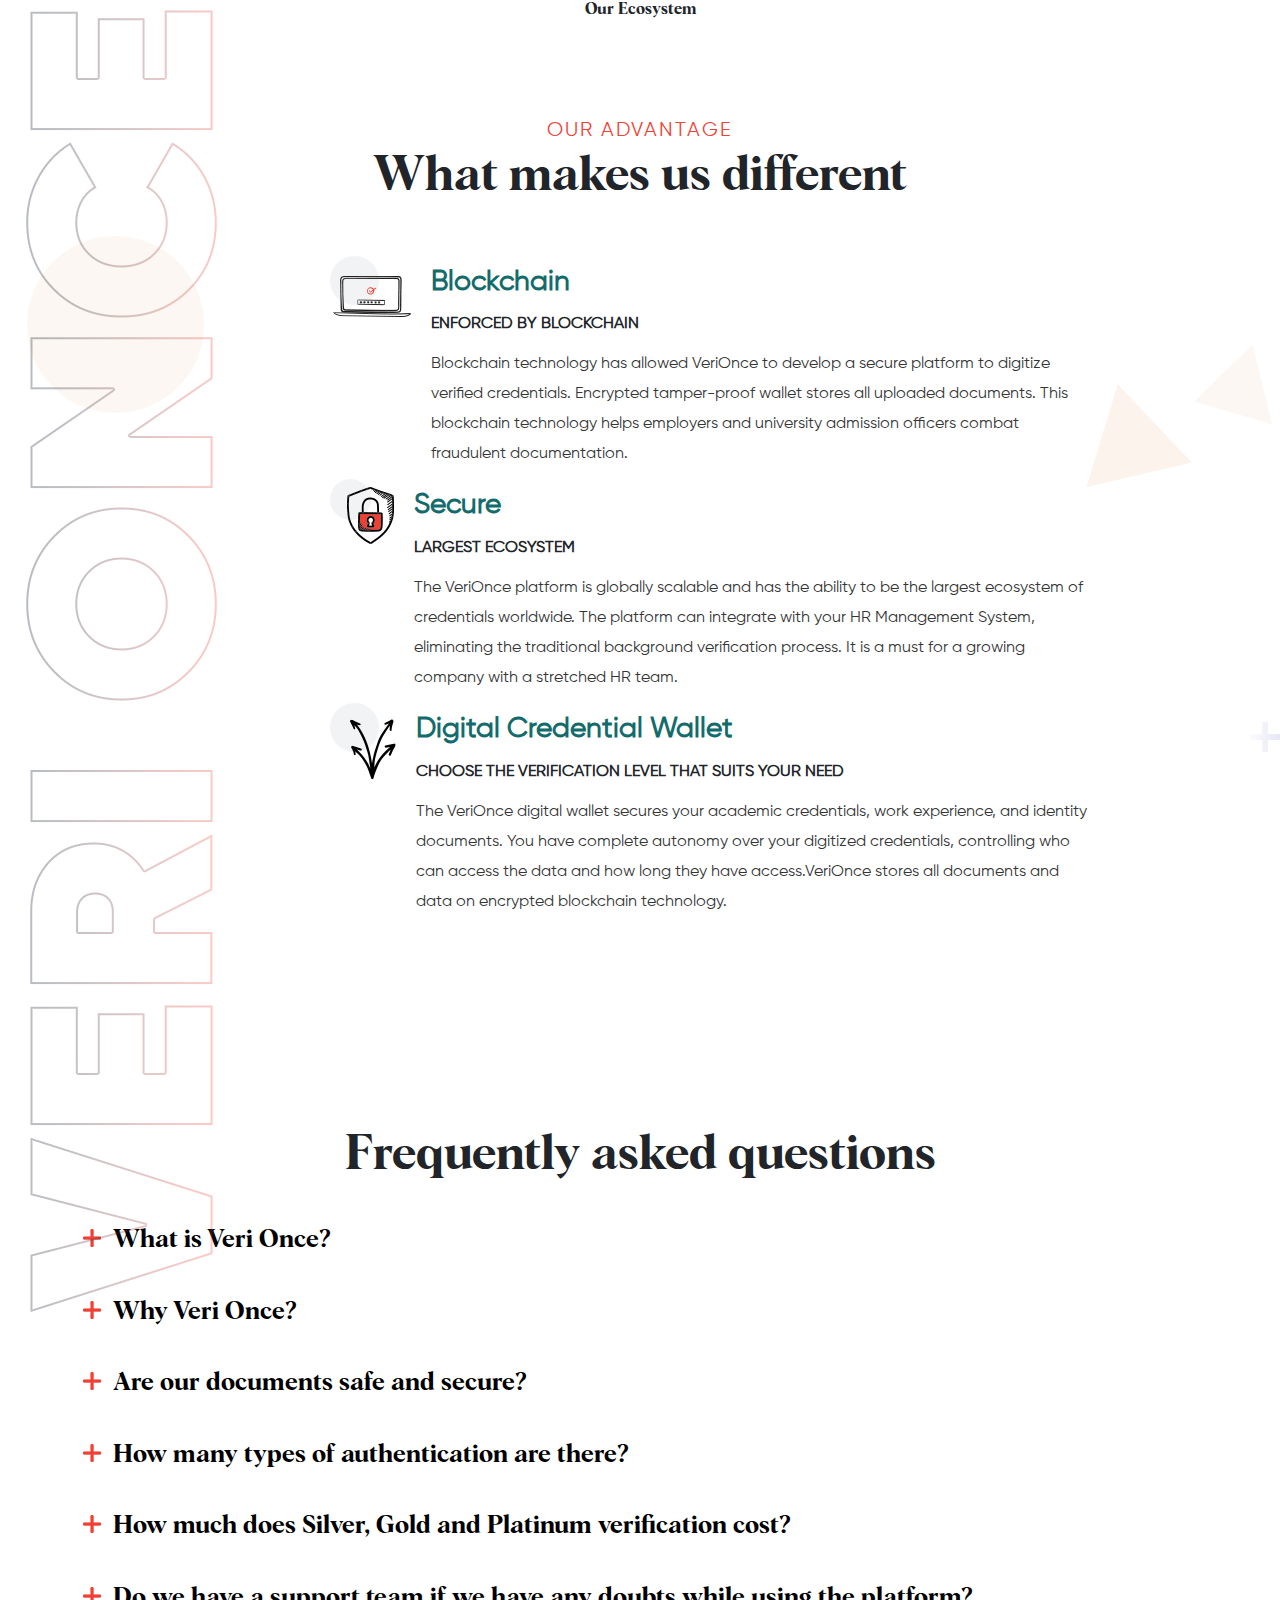
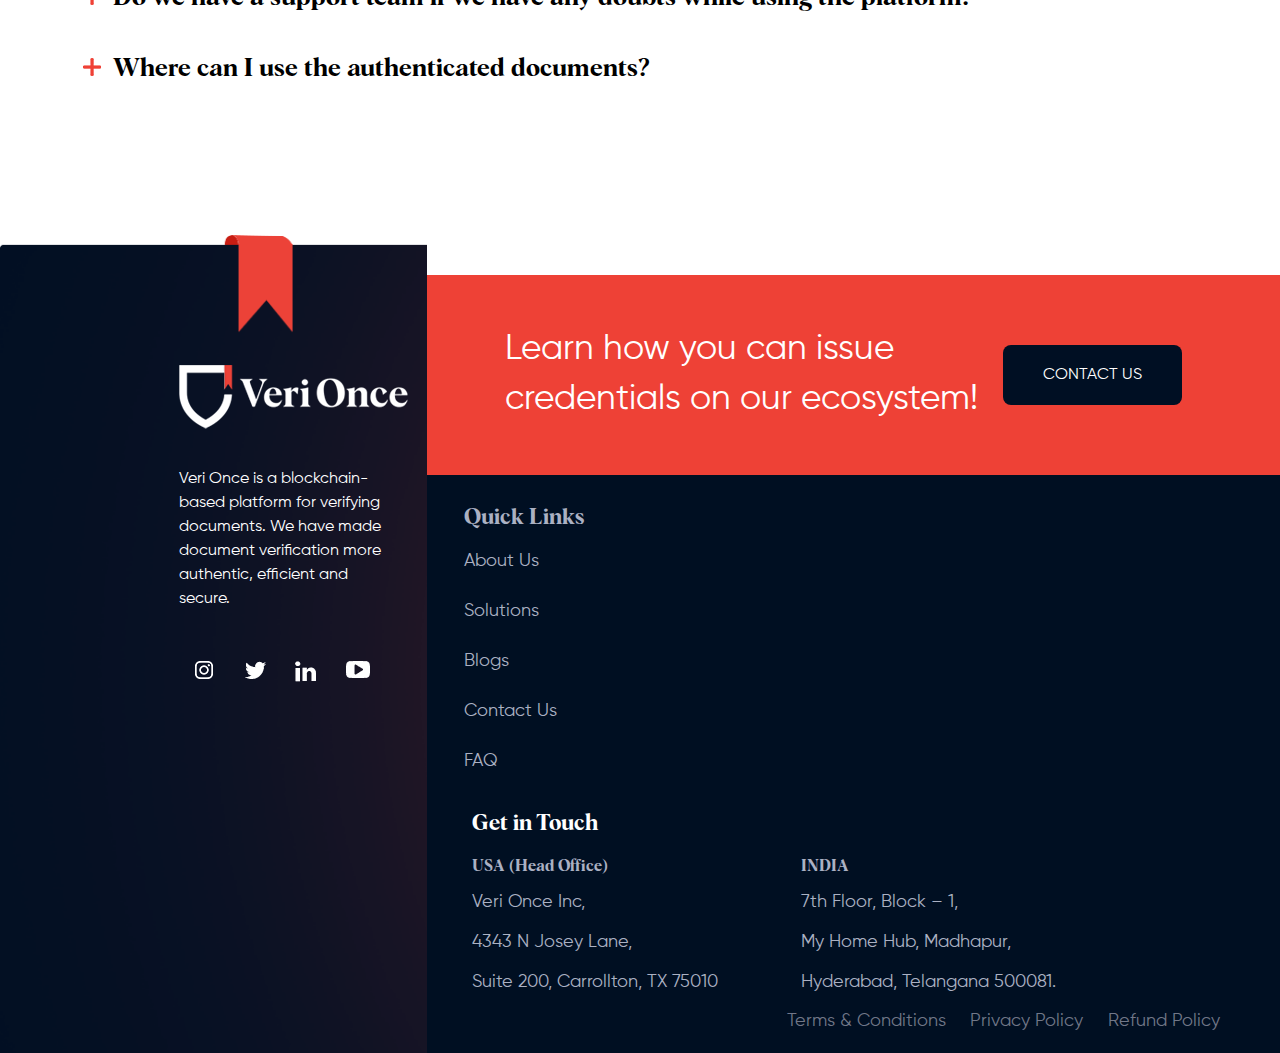
<file: index.html>
<!DOCTYPE html>
<html lang="en">

    <head>
        <meta charset="UTF-8">
        <meta name="viewport" content="width=device-width, initial-scale=1.0">
        <link href="https://cdn.jsdelivr.net/npm/bootstrap@5.3.3/dist/css/bootstrap.min.css" rel="stylesheet"
            integrity="sha384-QWTKZyjpPEjISv5WaRU9OFeRpok6YctnYmDr5pNlyT2bRjXh0JMhjY6hW+ALEwIH" crossorigin="anonymous">
        <link rel="stylesheet"
            href="https://gistcdn.githack.com/mfd/09b70eb47474836f25a21660282ce0fd/raw/e06a670afcb2b861ed2ac4a1ef752d062ef6b46b/Gilroy.css">
        <title>Document</title>
        <link rel="stylesheet" href="styles/index.css">
    </head>

    <body>

        <section class="our-partner p-0 m-0">
            <div class="circleimg" style="background-image: url('assets/circle.png');">
                <img src="assets/verionce-ver.png" class="img-res" alt="">
            </div>
            <h1 class="partner-tile mtb-2">Our Ecosystem</h1>
            <div class="container"></div>
        </section>

        <section class="diff ptb-2" style="background-image: url('assets/traingle.png');">
            <div class="content-details">
                <h3 class="content-tagline">OUR ADVANTAGE</h3>
                <h1 class="content-title">What makes us different</h1>
            </div>

            <div class="container row diff-section mtb-5 flex--justify-center">
                <div class="diff-single">
                    <div class="service-icon mlr-2">
                        <img src="assets/authentic_icon.png" alt="auth icon" class="img-icon">
                    </div>
                    <div class="diff-text mtb-1">
                        <h3 class="diff-title">Blockchain</h3>
                        <p class="diff-subtitle mtb-1">ENFORCED BY BLOCKCHAIN</p>
                        <p class="diff-desc">Blockchain technology has allowed VeriOnce to develop a secure platform to
                            digitize verified credentials. Encrypted
                            tamper-proof wallet stores all uploaded documents. This blockchain technology helps
                            employers and university admission
                            officers combat fraudulent documentation.</p>
                    </div>
                </div>
                <div class="diff-single">
                    <div class="service-icon mlr-2">
                        <img src="assets/secure_icon.png" class="icon_img" alt="secure icon">
                    </div>
                    <div class="diff-text mtb-1">
                        <h3 class="diff-title ">Secure</h3>
                        <p class="diff-subtitle mtb-1">Largest Ecosystem</p>
                        <p class="diff-desc">The VeriOnce platform is globally scalable and has the ability to be the
                            largest ecosystem of credentials worldwide. The platform can integrate
                            with your HR Management System, eliminating the traditional background
                            verification process. It is a must for a growing company with a stretched
                            HR team.</p>
                    </div>
                </div>
                <div class="diff-single">
                    <div class="service-icon mlr-2">
                        <img src="assets/flexible_icon.png" class="icon_img" alt="flexible icon">
                    </div>
                    <div class="diff-text mtb-1">
                        <h3 class="diff-title ">Digital Credential Wallet</h3>
                        <p class="diff-subtitle mtb-1">CHOOSE THE VERIFICATION LEVEL THAT SUITS YOUR NEED</p>
                        <p class="diff-desc">The VeriOnce digital wallet secures your academic credentials, work
                            experience,
                            and identity documents. You have complete autonomy over your digitized
                            credentials, controlling who can access the data and how long they have
                            access.VeriOnce stores all documents and data on encrypted blockchain technology.</p>
                    </div>
                </div>
            </div>
        </section>

        <section class="faq-section ptb-5 " id="faqs">
            <div class="container">
                <div class="faq-title ">
                    <h1>Frequently asked questions</h1>
                </div>
                <div>
                    <button tabindex="-1" class="faq-accordion">What is Veri Once?</button>
                    <div class="panel">
                        <p>VeriOnce is the platform of choice for digital credential verification
                            and evaluation.</p>
                        <ul>
                            <li>Our product suite includes:</li>
                            <li>Credential verification</li>
                            <li>Employment verification</li>
                            <li>Credentials Management</li>
                        </ul>
                        <p>The platform is built exclusively for anyone with credentials and work
                            experience that need to be verified by employers, universities, organizations,
                            and agencies. It will seamlessly connect these stakeholders with you for the entirety of
                            your
                            career.</p>
                    </div>
                    <button tabindex="-1" class="faq-accordion">Why Veri Once?</button>
                    <div class="panel">
                        <p>Our blockchain powered digital platform makes verification, authentic,
                            efficient, and secure. Through the digitization of credentials, VeriOnce
                            will help you land that job, make that great hire, or quickly process those
                            1800 student admission applications before the start of the year. It removes
                            an outdated process and adds trust and legitimacy to credential verification.</p>
                    </div>
                    <button tabindex="-1" class="faq-accordion">Are our documents safe and secure?</button>
                    <div class="panel">
                        <p>Without a shadow of a doubt. We implement enterprise-grade blockchain
                            technology to encrypt all documents. It is what sets us apart from competitors.</p>
                    </div>
                    <button tabindex="-1" class="faq-accordion">How many types of authentication are there?</button>
                    <div class="panel">
                        <p>There are 3 types of authentication</p>
                        <p>1. Silver, offers authentication by educational agent</p>
                        <p>2. Gold, offers authentication by the Notary public</p>
                        <p>3. Platinum offers authentication by Issuers</p>
                    </div>
                    <button tabindex="-1" class="faq-accordion">How much does Silver, Gold and Platinum verification
                        cost?</button>
                    <div class="panel">
                        <p>VeriOnce offers the best price for your verification process. Silver authentication
                            by educational agents incurs no fee on the platform. For gold and platinum
                            authentications by the notary public and issuers respectively; charges
                            vary based on the country and issuer.</p>
                    </div>
                    <button tabindex="-1" class="faq-accordion">Do we have a support team if we have any doubts while
                        using the
                        platform?</button>
                    <div class="panel">
                        <p>Absolutely. Our trained and efficient VeriOnce team is here to help at
                            any time of day. For help, please email our support team at support@verionce.com</p>
                    </div>
                    <button tabindex="-1" class="faq-accordion">Where can I use the authenticated documents?</button>
                    <div class="panel">
                        <p>Credential verification is required for university admission, gaining
                            employment and immigration applications. If unsure, please check with the
                            requestor if verified documents are accepted in digital form.</p>
                    </div>
                </div>
            </div>
        </section>

        <footer class="footer-section">
            <div class="row footer-content">
                <div class="col-xs-12 col-md-4 company-details" style="background-image: url('assets/foter_bg.png');">
                    <div class="col-md-6 off-md-5 mtb-13">
                        <a href="/" tabindex="-1"><img class="logo" src="/assets/verionce_logo.png" alt="logo"></a>
                        <p class="mtb-3">Veri Once is a blockchain-based platform for verifying documents. We have
                            made document verification more authentic, efficient and secure.
                        </p>
                        <ul class="social_icons flex mtb-5" style="justify-content: space-around;">
                            <li><a href="https://www.instagram.com/veri_once/" target="_blank"
                                    aria-label="navigate to our instagram page"><img src="assets/instagram.png"
                                        alt="instagram-icon"></a>
                            </li>
                            <li><a href=" https://twitter.com/veri_once" target="_blank"
                                    aria-label="navigate to our twitter page"><img src="assets/twitter.png"
                                        alt="twitter-icon"></a>
                            </li>
                            <li><a href="https://www.linkedin.com/company/verionce/" target="_blank"
                                    aria-label="navigate to our linkedin page"><img src="assets/linkedin.png"
                                        alt="linkedin-icon"></a>
                            </li>
                            <li><a href="https://www.youtube.com/channel/UC9loAmeh4iPQ0wUGoRUP67A" target="_blank"
                                    aria-label="navigate to out youtube channel"><img src="assets/youtube.png"
                                        alt="youtube-icon"></a>
                            </li>
                        </ul>
                    </div>
                </div>
                <div class="col-xs-12 col-md-8 col-sm-12 footer-setbck">
                    <div class="row quote ptb-5 flex--item-center">
                        <div class="col-sm-1 col-md-1 col-lg-1"></div>
                        <div class="col-xs-12 col-sm-7 col-md-7 col-lg-7 ">
                            <h1>Learn how you can issue credentials on our ecosystem!</h1>
                        </div>
                        <div class="col-xs-6 col-sm-3 col-md-3 col-lg-2 contact-btn"> <a href="/en/page/contact-us"
                                class="btn btn-black xs-mt-2" aria-label="contact us">Contact US </a>
                        </div>
                    </div>
                    <div class="row" id="foo-quick-linked">
                        <div class="col-xs-12 col-md-12">
                            <ul class="links-text" id="quick-foo">
                                <li class="">
                                    <h4>Quick Links</h4>
                                </li>
                                <li class="mtb-1"><a href="/about" aria-label="Read about us">About Us</a>
                                </li>
                                <li class="mtb-1"><a href="/solutions" aria-label="Our solutions">Solutions</a>
                                </li>
                                <li class="mtb-1"><a href="/en/blogs" aria-label="Blogs">Blogs</a>
                                </li>
                                <li class="mtb-1"><a href="/en/page/contact-us" aria-label="contact us">Contact Us</a>
                                </li>
                                <li class="mtb-1"><a href="/faq" aria-label="Frequently asked questions">FAQ</a>
                                </li>
                            </ul>
                        </div>
                        <div class="row flex--item-top">
                            <h4>Get in Touch</h4>
                        </div>
                        <div class="row flex--item-top">
                            <div class="col-xs-12 col-md-6">
                                <ul class="links-text" id="quick-foo">

                                    <li class="">
                                        <h6>USA (Head Office)</h6>
                                        Veri Once Inc, <br>4343 N Josey Lane, <br>Suite 200, Carrollton, TX 75010
                                    </li>
                                </ul>
                            </div>
                            <div class="col-xs-12 col-md-6">
                                <ul class="links-text" id="quick-foo">
                                    <li>
                                        <h6>INDIA</h6>
                                        7th Floor, Block – 1, <br>My Home Hub, Madhapur, <br>Hyderabad, Telangana
                                        500081.
                                    </li>
                                </ul>
                            </div>
                        </div>
                    </div>
                    <div class="row bottom-links1 flex flex--justify-end">
                        <div class="col-xs-10 col-sm-11 col-md-11 col-lg-11 ">
                            <ul>
                                <li class="mtb-1"><a href="/page/terms-use" aria-label="terms and conditions">Terms
                                        &amp;
                                        Conditions</a>
                                </li>
                                <li class="mtb-1"><a href="/page/privacy-policy" aria-label="privacy policy">Privacy
                                        Policy </a>
                                </li>
                                <li class="mtb-1"><a href="/page/refund-policy" aria-label="refund policy">Refund Policy
                                    </a>
                                </li>
                                <li class="mtb-1 back-to-top" back to top"><a href="#" tabindex="-1"><i
                                            class="fa fa-arrow-up"></i></a>
                                </li>
                            </ul>
                        </div>
                        <div class="back-to-top">
                        </div>
                    </div>
                </div>
            </div>
        </footer>
        <script>
            document.addEventListener('DOMContentLoaded', function () {
                var acc = document.getElementsByClassName("faq-accordion");
                for (var i = 0; i < acc.length; i++) {
                    acc[i].addEventListener("click", function () {
                        this.classList.toggle("active");
                        var e = this.nextElementSibling;
                        e.style.maxHeight
                            ? (e.style.maxHeight = null)
                            : (e.style.maxHeight = e.scrollHeight + "px");
                    });
                }
            });
        </script>

        <script src="https://cdn.jsdelivr.net/npm/bootstrap@5.3.3/dist/js/bootstrap.bundle.min.js"
            integrity="sha384-YvpcrYf0tY3lHB60NNkmXc5s9fDVZLESaAA55NDzOxhy9GkcIdslK1eN7N6jIeHz"
            crossorigin="anonymous"></script>
    </body>

</html>
</file>
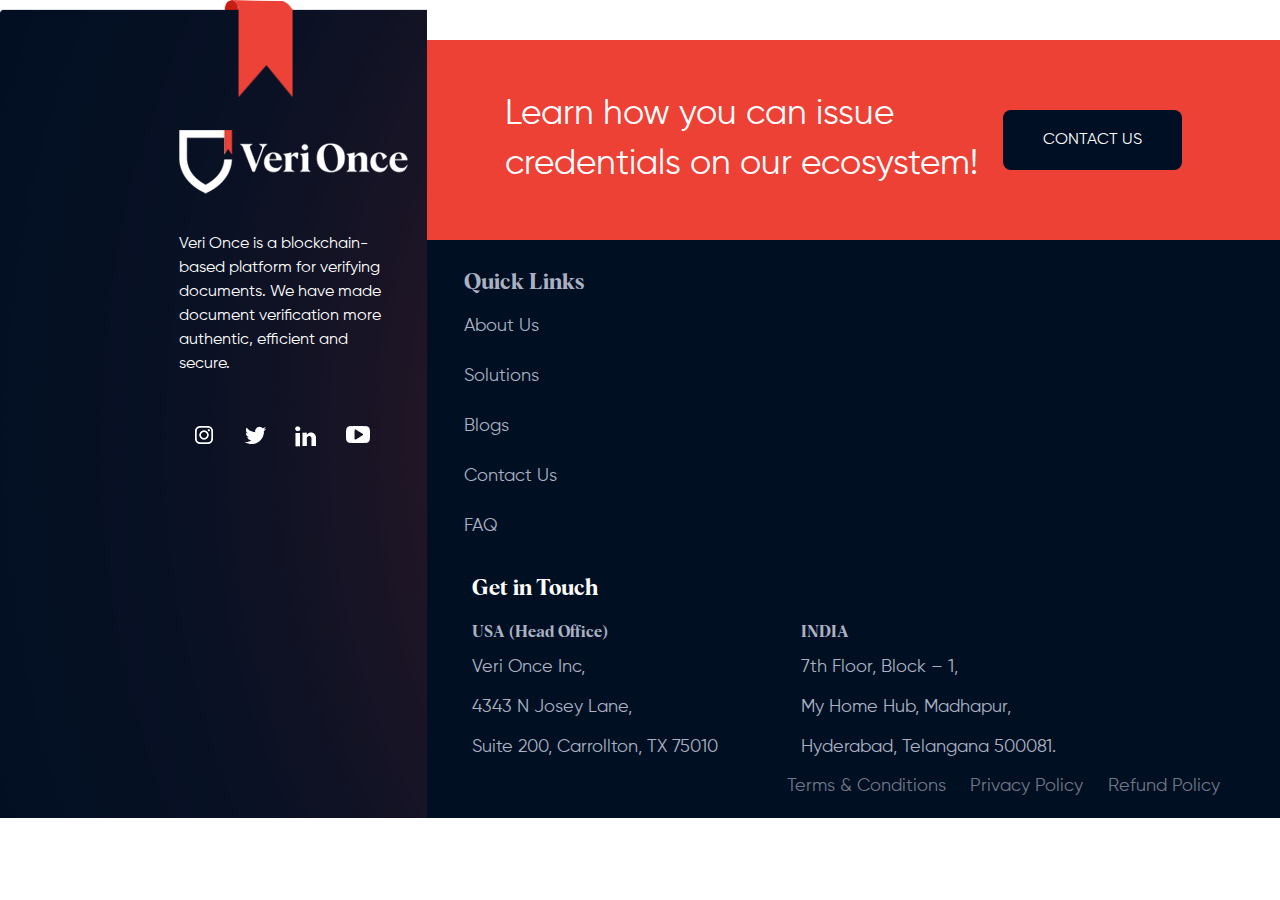
<file: footer.html>
<!DOCTYPE html>
<html lang="en">

    <head>
        <meta charset="UTF-8">
        <meta name="viewport" content="width=device-width, initial-scale=1.0">
        <link href="https://cdn.jsdelivr.net/npm/bootstrap@5.3.3/dist/css/bootstrap.min.css" rel="stylesheet"
            integrity="sha384-QWTKZyjpPEjISv5WaRU9OFeRpok6YctnYmDr5pNlyT2bRjXh0JMhjY6hW+ALEwIH" crossorigin="anonymous">
        <link rel="stylesheet"
            href="https://gistcdn.githack.com/mfd/09b70eb47474836f25a21660282ce0fd/raw/e06a670afcb2b861ed2ac4a1ef752d062ef6b46b/Gilroy.css">
        <title>Document</title>
        <link rel="stylesheet" href="styles/footer.css">
    </head>

    <body>

        <footer class="footer-section">
            <div class="row footer-content">
                <div class="col-xs-12 col-md-4 company-details" style="background-image: url('assets/foter_bg.png');">
                    <div class="col-md-6 off-md-5 mtb-13">
                        <a href="/" tabindex="-1"><img class="logo" src="/assets/verionce_logo.png" alt="logo"></a>
                        <p class="mtb-3">Veri Once is a blockchain-based platform for verifying documents. We have
                            made document verification more authentic, efficient and secure.
                        </p>
                        <ul class="social_icons flex mtb-5" style="justify-content: space-around;">
                            <li><a href="https://www.instagram.com/veri_once/" target="_blank"
                                    aria-label="navigate to our instagram page"><img src="assets/instagram.png"
                                        alt="instagram-icon"></a>
                            </li>
                            <li><a href=" https://twitter.com/veri_once" target="_blank"
                                    aria-label="navigate to our twitter page"><img src="assets/twitter.png"
                                        alt="twitter-icon"></a>
                            </li>
                            <li><a href="https://www.linkedin.com/company/verionce/" target="_blank"
                                    aria-label="navigate to our linkedin page"><img src="assets/linkedin.png"
                                        alt="linkedin-icon"></a>
                            </li>
                            <li><a href="https://www.youtube.com/channel/UC9loAmeh4iPQ0wUGoRUP67A" target="_blank"
                                    aria-label="navigate to out youtube channel"><img src="assets/youtube.png"
                                        alt="youtube-icon"></a>
                            </li>
                        </ul>
                    </div>
                </div>
                <div class="col-xs-12 col-md-8 col-sm-12 footer-setbck">
                    <div class="row quote ptb-5 flex--item-center">
                        <div class="col-sm-1 col-md-1 col-lg-1"></div>
                        <div class="col-xs-12 col-sm-7 col-md-7 col-lg-7 ">
                            <h1>Learn how you can issue credentials on our ecosystem!</h1>
                        </div>
                        <div class="col-xs-6 col-sm-3 col-md-3 col-lg-2 contact-btn"> <a href="/en/page/contact-us"
                                class="btn btn-black xs-mt-2" aria-label="contact us">Contact US </a>
                        </div>
                    </div>
                    <div class="row" id="foo-quick-linked">
                        <div class="col-xs-12 col-md-12">
                            <ul class="links-text" id="quick-foo">
                                <li class="">
                                    <h4>Quick Links</h4>
                                </li>
                                <li class="mtb-1"><a href="/about" aria-label="Read about us">About Us</a>
                                </li>
                                <li class="mtb-1"><a href="/solutions" aria-label="Our solutions">Solutions</a>
                                </li>
                                <li class="mtb-1"><a href="/en/blogs" aria-label="Blogs">Blogs</a>
                                </li>
                                <li class="mtb-1"><a href="/en/page/contact-us" aria-label="contact us">Contact Us</a>
                                </li>
                                <li class="mtb-1"><a href="/faq" aria-label="Frequently asked questions">FAQ</a>
                                </li>
                            </ul>
                        </div>
                        <div class="row flex--item-top">
                            <h4>Get in Touch</h4>
                        </div>
                        <div class="row flex--item-top">
                            <div class="col-xs-12 col-md-6">
                                <ul class="links-text" id="quick-foo">

                                    <li class="">
                                        <h6>USA (Head Office)</h6>
                                        Veri Once Inc, <br>4343 N Josey Lane, <br>Suite 200, Carrollton, TX 75010
                                    </li>
                                </ul>
                            </div>
                            <div class="col-xs-12 col-md-6">
                                <ul class="links-text" id="quick-foo">
                                    <li>
                                        <h6>INDIA</h6>
                                        7th Floor, Block – 1, <br>My Home Hub, Madhapur, <br>Hyderabad, Telangana
                                        500081.
                                    </li>
                                </ul>
                            </div>
                        </div>
                    </div>
                    <div class="row bottom-links1 flex flex--justify-end">
                        <div class="col-xs-10 col-sm-11 col-md-11 col-lg-11 ">
                            <ul>
                                <li class="mtb-1"><a href="/page/terms-use" aria-label="terms and conditions">Terms
                                        &amp;
                                        Conditions</a>
                                </li>
                                <li class="mtb-1"><a href="/page/privacy-policy" aria-label="privacy policy">Privacy
                                        Policy </a>
                                </li>
                                <li class="mtb-1"><a href="/page/refund-policy" aria-label="refund policy">Refund Policy
                                    </a>
                                </li>
                                <li class="mtb-1 back-to-top" tabindex="0" aria-label="scroll back to top"><a href="#"
                                        tabindex="-1"><i class="fa fa-arrow-up"></i></a>
                                </li>
                            </ul>
                        </div>
                        <div class="back-to-top">
                        </div>
                    </div>
                </div>
            </div>
        </footer>
        <script src="https://cdn.jsdelivr.net/npm/bootstrap@5.3.3/dist/js/bootstrap.bundle.min.js"
            integrity="sha384-YvpcrYf0tY3lHB60NNkmXc5s9fDVZLESaAA55NDzOxhy9GkcIdslK1eN7N6jIeHz"
            crossorigin="anonymous"></script>
    </body>

</html>
</file>
<file: styles/index.css>
@font-face {
  font-family: "Albra-Semi";
  font-display: swap;
  src: url("../fonts/Albra-Semi.otf") format("opentype");
}
@font-face {
  font-family: "Gilroy-Regular";
  font-display: swap;
  src: url("../fonts/Gilroy-Regular.ttf") format("truetype");
}

html,
body,
div,
h1,
ul,
li,
footer,
p,
a,
img {
  font-family: inherit;
  margin: 0;
  padding: 0;
  vertical-align: baseline;
  border: 0;
  font-size: 100%;
}

html {
  font-size: 10px;
  line-height: 1.3;
}

body {
  font-family: Gilroy-Regular;
  font-size: 1.6rem;
}

h1,
h2,
h3,
h4,
h5,
h6 {
  font-family: Albra-Semi;
  font-weight: bolder;
}

.row {
  box-sizing: border-box;
  display: flex;
  flex-direction: row;
  flex-wrap: wrap;
  margin-left: 0rem;
  margin-right: 0rem;
}

.col-lg,
.col-md,
.col-sm,
.col-xs {
  flex-grow: 1;
  flex-basis: 0;
  max-width: 100%;
}

a {
  color: #343c55;
  text-decoration: none;
}

ul {
  list-style: none;
}

.flex {
  display: flex;
  flex-wrap: wrap;
}

.flex--item-center {
  align-items: center;
}

.flex--justify-center {
  justify-content: center;
}

button {
  background-color: transparent;
  outline: none;
  border: 0;
}

.off-md-5 {
  margin-left: 41.67%;
}

.mtb-1 {
  margin-top: 1rem;
  margin-bottom: 1rem;
}

.mlr-2 {
  margin-left: 2rem;
  margin-right: 2rem;
}

.mtb-13 {
  margin-top: 13rem;
  margin-bottom: 13rem;
}

.mtb-5 {
  margin-top: 5rem;
  margin-bottom: 5rem;
}

.ptb-2 {
  padding-top: 2rem;
  padding-bottom: 2rem;
}
.ptb-5 {
  padding-top: 5rem !important;
  padding-bottom: 5rem !important;
}

.btn {
  padding: 18px 40px;
  font-family: Gilroy-Regular;
  font-weight: normal;
  font-size: 1.6rem;
  border: none;
  text-shadow: none;
  text-transform: uppercase;
  border-radius: 8px;
  transition: all 0.3s ease-out;
  cursor: pointer;
}

.btn.btn-black {
  background-color: #000f23;
  color: #ffffff;
  border: none;
  text-decoration: none;
}

.our-partner{
  position: relative;
}

.our-partner .partner-tile{
  text-align: center;
  margin-bottom: 8rem;
}

.our-partner .circleimg {
    position: absolute;
    left: 2%;
    top: 50%;
    background-repeat: no-repeat;
    background-position: 10% 20%
}

.diff {
  background-repeat: no-repeat;
  background-position: 100%;
}


.diff .content-details {
  text-align: center;
}

.diff .content-details .content-title {
  font-size: 48px;
}

.diff .content-details .content-tagline {
  font-size: 2rem;
  font-family: Gilroy-Regular;
  letter-spacing: 2px;
  font-weight: 400;
  color: #ef4136;
}

.diff .diff-section{
  margin-right: 132.333px;
  margin-left: 132.333px;
  margin-top: 50px;
  margin-bottom: 50px;
}


.diff .diff-section .diff-single {
  width: 800px;
  display: inline-flex;
  flex-wrap: nowrap;
  font-family: Gilroy-Regular;
  line-height: 3rem;
}

.diff .diff-section .diff-single .diff-title {
  color: #136b6b;
  font-size: 28px;
  font-family: Gilroy-Regular;
}

.diff .diff-section .diff-single .diff-subtitle {
  font-weight: 700;
  text-transform: uppercase;
}

.diff .diff-section .diff-single .diff-desc {
  color: #353535;
  margin-top: 0;
}

.faq-section {
  margin-bottom: 8rem;
}

.faq-title {
  font-size: 4.8rem;
  line-height: 6rem;
  margin-bottom: 2rem;
  text-align: center;
  margin-top: 8rem;
}

.faq-section .faq-accordion {
  font-family: Albra-Semi;
  font-size: 2.5rem;
  cursor: pointer;
  text-align: left;
  outline: none;
  transition: 0.4s;
  margin: 16px 0;
  text-indent: -30px;
  padding-left: 35px;
}

.faq-section .faq-accordion::before {
  content: url("../assets/pluse.png");
  width: 1rem;
  height: 1rem;
  float: left;
  margin-right: 2rem;
}

.faq-section .active {
  border-color: transparent;
}

.faq-section .active::before {
  content: url(../assets/minus.png);
  float: left;
}

.faq-section .panel {
  font-size: 1.6rem;
  background-color: transparent;
  line-height: 2.5rem;
  max-height: 0;
  overflow: hidden;
  margin-left: 3rem;
  transition: max-height 0.2s ease-out;
}

.footer-section .footer-content {
  position: relative;
}

.footer-section .footer-content .company-details {
  color: #fff;
  font-size: 1.6rem;
  background-repeat: no-repeat;
  background-size: cover;
}
.footer-section .footer-content .company-details .logo {
  width: 229px;
  height: 64px;
  margin-bottom: 3rem;
}

.footer-section .footer-content .footer-setbck {
  position: relative;
  margin-top: 4rem;
}

.footer-section .footer-content .footer-setbck .quote {
  width: 100%;
  background-color: #ee4136;
  position: relative;
  -ms-flex-pack: start;
  justify-content: flex-start;
}

.footer-section .footer-content .footer-setbck .quote h1 {
  font-size: 3.5rem;
  line-height: 5rem;
  font-weight: 400;
  font-family: Gilroy-Regular;
  color: #fff;
}

.footer-section .footer-content .footer-setbck .quote .btn-black {
  text-align: center;
  white-space: nowrap !important;
  margin: 0 auto !important;
}

.footer-section .footer-content .footer-setbck .quicklinks {
  background-color: #000f22;
  color: #fff;
  height: 100%;
  position: relative;
}

.footer-section .footer-content .footer-setbck .quicklinks .links-text a {
  color: #abb1c3;
  font-weight: 400;
}

.footer-section .footer-content .footer-setbck .quicklinks .subscribe p {
  color: #abb1c3;
}

.footer-section .footer-content .footer-setbck .quicklinks .sub-form {
  position: relative;
}

.footer-section .footer-content .footer-setbck .quicklinks .sub-form input {
  min-height: 40px;
  background-color: #fff;
  padding: 2rem;
  border-radius: 0.4rem;
  width: 100%;
  font-size: 1.8rem;
}
.footer-section .footer-content .footer-setbck .quicklinks .sub-form textarea {
  background-color: #fff;
  padding: 2rem;
  border-radius: 0.8rem;
  width: 100%;
  border: 1px solid #cbcbdc;
  margin-bottom: 2rem;
  font-size: 18px;
  color: #717788;
  resize: none;
}

.footer-section .footer-content .footer-setbck .quicklinks .sub-form .msg-icon {
  display: inline-block;
  position: absolute;
  right: 0;
  top: 50%;
  transform: translateY(-50%);
}

.footer-section .footer-content .footer-setbck .bottom-links1 {
  height: auto;
  display: inline;
  padding: 1rem 0 2rem;
  text-align: right;
  background-color: #000f22 !important;
}

.footer-section .footer-content .footer-setbck .bottom-links1 a {
  color: #717788;
}

.footer-section .footer-content .footer-setbck .bottom-links1 li {
  margin: 0 0 0 2rem;
  display: inline;
}

.row .bottom-links1 div {
  padding: 6px;
  padding-right: 6rem;
  width: 100%;
  background-color: #000f22 !important;
}

.row p a {
  color: #e93734 !important;
  text-decoration: none;
}
div#foo-quick-linked {
  background-color: #000f22;
  color: #fff;
}
div#foo-quick-linked {
  padding: 30px 30px 0px;
}

div#foo-quick-linked .row {
  width: 85%;
  padding-top: 20px;
}

div#foo-quick-linked .row:last-child .col-md-6:last-child {
  margin-top: 0px;
}

div#foo-quick-linked ul#quick-foo li h6 {
  font-size: 16px;
}

div#foo-quick-linked ul#quick-foo li,
div#foo-quick-linked ul#quick-foo li a {
  color: #abb1c3 !important;
  line-height: 4rem;
  font-weight: normal;
  font-size: 18px;
}

.footer-section .md-my-13,
.mtb-13 {
  margin-top: 13rem !important;
  margin-bottom: 6rem !important;
}

#foo-quick-linked .ptb-5 {
  padding-top: 5rem !important;
  padding-bottom: 0rem !important;
}

.footer-section .company-details {
  min-height: 100% !important;
}

#foo-quick-linked h4 {
  margin-bottom: 0px;
  font-size: 22px;
}

.our-partner .logo-img:hover {
  cursor: pointer;
}

#foo-quick-linked li h4 {
  font-size: 22px;
}

.footer-section .footer-content .footer-setbck .bottom-links1 a {
  color: #717788;
  font-size: 18px !important;
}

.footer-setbck {
  padding: 0;
}

li.mtb-1.back-to-top {
  float: right;
  right: 50px;
}
</file>
<file: styles/footer.css>
@font-face {
  font-family: "Albra-Semi";
  font-display: swap;
  src: url("../fonts/Albra-Semi.otf") format("opentype");
}
@font-face {
  font-family: "Gilroy-Regular";
  font-display: swap;
  src: url("../fonts/Gilroy-Regular.ttf") format("truetype");
}

html,
body,
div,
h1,
ul,
li,
footer,
p,
a,
img {
  font-family: inherit;
  margin: 0;
  padding: 0;
  vertical-align: baseline;
  border: 0;
  font-size: 100%;
}

html {
  font-size: 10px;
  line-height: 1.3;
}

body {
  font-family: Gilroy-Regular;
  font-size: 1.6rem;
}

h1,
h2,
h3,
h4,
h5,
h6 {
  font-family: Albra-Semi;
  font-weight: bolder;
}

.row {
  box-sizing: border-box;
  display: flex;
  flex-direction: row;
  flex-wrap: wrap;
  margin-left: 0rem;
  margin-right: 0rem;
}

.col-lg,
.col-md,
.col-sm,
.col-xs {
  flex-grow: 1;
  flex-basis: 0;
  max-width: 100%;
}

a {
  color: #343c55;
  text-decoration: none;
}

ul {
  list-style: none;
}

.flex {
  display: flex;
  flex-wrap: wrap;
}

button {
  background-color: transparent;
  outline: none;
  border: 0;
}

.off-md-5 {
  margin-left: 41.67%;
}

.mtb-1 {
  margin-top: 1rem;
  margin-bottom: 1rem;
}

.mtb-13 {
  margin-top: 13rem;
  margin-bottom: 13rem;
}

.flex--item-center {
  align-items: center;
}

.mtb-5 {
  margin-top: 5rem;
  margin-bottom: 5rem;
}

.ptb-5 {
  padding-top: 5rem !important;
  padding-bottom: 5rem !important;
}

.btn {
  padding: 18px 40px;
  font-family: Gilroy-Regular;
  font-weight: normal;
  font-size: 1.6rem;
  border: none;
  text-shadow: none;
  text-transform: uppercase;
  border-radius: 8px;
  transition: all 0.3s ease-out;
  cursor: pointer;
}

.btn.btn-black {
  background-color: #000f23;
  color: #ffffff;
  border: none;
  text-decoration: none;
}

.footer-section .footer-content {
  position: relative;
}

.footer-section .footer-content .company-details {
  color: #fff;
  font-size: 1.6rem;
  background-repeat: no-repeat;
  background-size: cover;
}
.footer-section .footer-content .company-details .logo {
  width: 229px;
  height: 64px;
  margin-bottom: 3rem;
}

.footer-section .footer-content .footer-setbck {
  position: relative;
  margin-top: 4rem;
}

.footer-section .footer-content .footer-setbck .quote {
  width: 100%;
  background-color: #ee4136;
  position: relative;
  -ms-flex-pack: start;
  justify-content: flex-start;
}

.footer-section .footer-content .footer-setbck .quote h1 {
  font-size: 3.5rem;
  line-height: 5rem;
  font-weight: 400;
  font-family: Gilroy-Regular;
  color: #fff;
}

.footer-section .footer-content .footer-setbck .quote .btn-black {
  text-align: center;
  white-space: nowrap !important;
  margin: 0 auto !important;
}

.footer-section .footer-content .footer-setbck .quicklinks {
  background-color: #000f22;
  color: #fff;
  height: 100%;
  position: relative;
}

.footer-section .footer-content .footer-setbck .quicklinks .links-text a {
  color: #abb1c3;
  font-weight: 400;
}

.footer-section .footer-content .footer-setbck .quicklinks .subscribe p {
  color: #abb1c3;
}

.footer-section .footer-content .footer-setbck .quicklinks .sub-form {
  position: relative;
}

.footer-section .footer-content .footer-setbck .quicklinks .sub-form input {
  min-height: 40px;
  background-color: #fff;
  padding: 2rem;
  border-radius: 0.4rem;
  width: 100%;
  font-size: 1.8rem;
}
.footer-section .footer-content .footer-setbck .quicklinks .sub-form textarea {
  background-color: #fff;
  padding: 2rem;
  border-radius: 0.8rem;
  width: 100%;
  border: 1px solid #cbcbdc;
  margin-bottom: 2rem;
  font-size: 18px;
  color: #717788;
  resize: none;
}

.footer-section .footer-content .footer-setbck .quicklinks .sub-form .msg-icon {
  display: inline-block;
  position: absolute;
  right: 0;
  top: 50%;
  transform: translateY(-50%);
}

.footer-section .footer-content .footer-setbck .bottom-links1 {
  height: auto;
  display: inline;
  padding: 1rem 0 2rem;
  text-align: right;
  background-color: #000f22 !important;
}

.footer-section .footer-content .footer-setbck .bottom-links1 a {
  color: #717788;
}

.footer-section .footer-content .footer-setbck .bottom-links1 li {
  margin: 0 0 0 2rem;
  display: inline;
}

.row .bottom-links1 div {
  padding: 6px;
  padding-right: 6rem;
  width: 100%;
  background-color: #000f22 !important;
}

.row p a {
  color: #e93734 !important;
  text-decoration: none;
}
div#foo-quick-linked {
  background-color: #000f22;
  color: #fff;
}
div#foo-quick-linked {
  padding: 30px 30px 0px;
}

div#foo-quick-linked .row {
  width: 85%;
  padding-top: 20px;
}

div#foo-quick-linked .row:last-child .col-md-6:last-child {
  margin-top: 0px;
}

div#foo-quick-linked ul#quick-foo li h6 {
  font-size: 16px;
}

div#foo-quick-linked ul#quick-foo li,
div#foo-quick-linked ul#quick-foo li a {
  color: #abb1c3 !important;
  line-height: 4rem;
  font-weight: normal;
  font-size: 18px;
}

.footer-section .md-my-13,
.mtb-13 {
  margin-top: 13rem !important;
  margin-bottom: 6rem !important;
}

#foo-quick-linked .ptb-5 {
  padding-top: 5rem !important;
  padding-bottom: 0rem !important;
}

.footer-section .company-details {
  min-height: 100% !important;
}

#foo-quick-linked h4 {
  margin-bottom: 0px;
  font-size: 22px;
}

.our-partner .logo-img:hover {
  cursor: pointer;
}

#foo-quick-linked li h4 {
  font-size: 22px;
}

.footer-section .footer-content .footer-setbck .bottom-links1 a {
  color: #717788;
  font-size: 18px !important;
}

.footer-setbck {
  padding: 0;
}

li.mtb-1.back-to-top {
  float: right;
  right: 50px;
}
</file>
